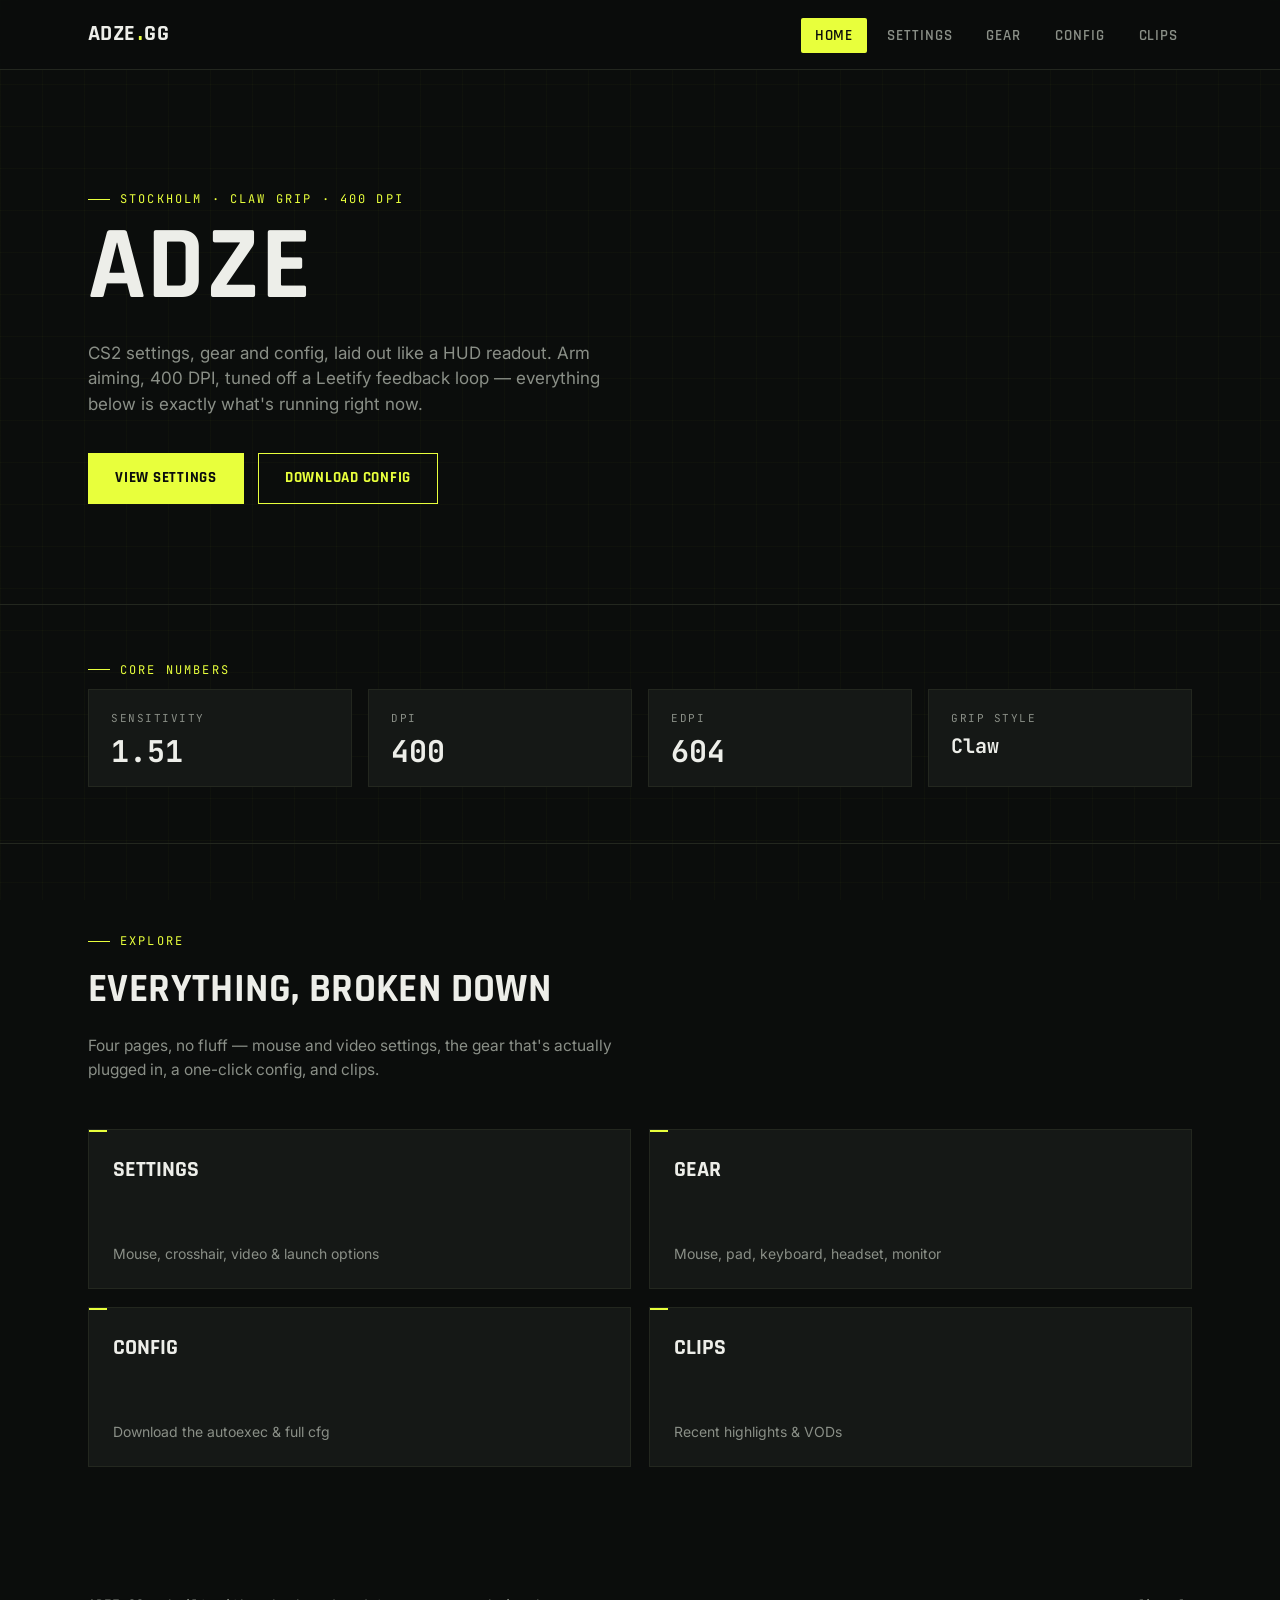
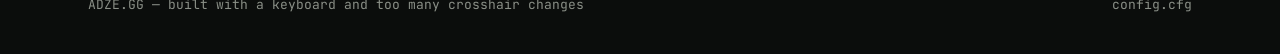
<file: adze-site/adze-site/index.html>
<!DOCTYPE html>
<html lang="en">
<head>
<meta charset="UTF-8">
<meta name="viewport" content="width=device-width, initial-scale=1.0">
<title>ADZE — CS2 Settings &amp; Gear</title>
<meta name="description" content="Adze's CS2 settings, gear, config and clips.">
<link rel="stylesheet" href="css/style.css">
</head>
<body>

<nav class="nav">
  <div class="nav-inner">
    <a href="index.html" class="nav-logo">ADZE<span class="dot">.</span>GG</a>
    <button class="nav-toggle" aria-label="Toggle menu">☰</button>
    <ul class="nav-links">
      <li><a href="index.html">Home</a></li>
      <li><a href="settings.html">Settings</a></li>
      <li><a href="gear.html">Gear</a></li>
      <li><a href="config.html">Config</a></li>
      <li><a href="clips.html">Clips</a></li>
    </ul>
  </div>
</nav>

<main>

  <!-- HERO -->
  <section style="padding-top:120px; padding-bottom:100px; border-bottom:1px solid var(--line);">
    <div class="wrap">
      <p class="eyebrow">Stockholm · Claw Grip · 400 DPI</p>
      <h1 style="font-family:var(--font-display); font-weight:700; font-size:clamp(48px,9vw,104px); line-height:0.95; margin:0 0 24px; text-transform:uppercase; letter-spacing:0.01em;">
        ADZE
      </h1>
      <p style="max-width:520px; color:var(--steel); font-size:17px; margin:0 0 36px;">
        CS2 settings, gear and config, laid out like a HUD readout. Arm aiming, 400 DPI, tuned off a Leetify feedback loop — everything below is exactly what's running right now.
      </p>
      <div style="display:flex; gap:14px; flex-wrap:wrap;">
        <a href="settings.html" class="btn btn-solid">View Settings</a>
        <a href="config.html" class="btn">Download Config</a>
      </div>
    </div>
  </section>

  <!-- QUICK STAT STRIP -->
  <section style="padding:56px 0;">
    <div class="wrap">
      <p class="eyebrow">Core Numbers</p>
      <div class="grid-4">
        <div class="stat">
          <p class="stat-label">Sensitivity</p>
          <p class="stat-value">1.51</p>
        </div>
        <div class="stat">
          <p class="stat-label">DPI</p>
          <p class="stat-value">400</p>
        </div>
        <div class="stat">
          <p class="stat-label">eDPI</p>
          <p class="stat-value">604</p>
        </div>
        <div class="stat">
          <p class="stat-label">Grip Style</p>
          <p class="stat-value" style="font-size:20px;">Claw</p>
        </div>
      </div>
    </div>
  </section>

  <!-- SECTION LINKS -->
  <section>
    <div class="wrap">
      <p class="eyebrow">Explore</p>
      <h2 class="section-title">Everything, broken down</h2>
      <p class="section-sub">Four pages, no fluff — mouse and video settings, the gear that's actually plugged in, a one-click config, and clips.</p>

      <div class="grid-2">
        <a href="settings.html" style="text-decoration:none;">
          <div class="card" style="min-height:160px; display:flex; flex-direction:column; justify-content:space-between;">
            <h3 style="font-family:var(--font-display); text-transform:uppercase; font-size:22px; margin:0;">Settings</h3>
            <p style="color:var(--steel); margin:0; font-size:14px;">Mouse, crosshair, video &amp; launch options</p>
          </div>
        </a>
        <a href="gear.html" style="text-decoration:none;">
          <div class="card" style="min-height:160px; display:flex; flex-direction:column; justify-content:space-between;">
            <h3 style="font-family:var(--font-display); text-transform:uppercase; font-size:22px; margin:0;">Gear</h3>
            <p style="color:var(--steel); margin:0; font-size:14px;">Mouse, pad, keyboard, headset, monitor</p>
          </div>
        </a>
        <a href="config.html" style="text-decoration:none;">
          <div class="card" style="min-height:160px; display:flex; flex-direction:column; justify-content:space-between;">
            <h3 style="font-family:var(--font-display); text-transform:uppercase; font-size:22px; margin:0;">Config</h3>
            <p style="color:var(--steel); margin:0; font-size:14px;">Download the autoexec &amp; full cfg</p>
          </div>
        </a>
        <a href="clips.html" style="text-decoration:none;">
          <div class="card" style="min-height:160px; display:flex; flex-direction:column; justify-content:space-between;">
            <h3 style="font-family:var(--font-display); text-transform:uppercase; font-size:22px; margin:0;">Clips</h3>
            <p style="color:var(--steel); margin:0; font-size:14px;">Recent highlights &amp; VODs</p>
          </div>
        </a>
      </div>
    </div>
  </section>

</main>

<footer>
  <div class="wrap footer-inner">
    <span>ADZE.GG — built with a keyboard and too many crosshair changes</span>
    <span><a href="config.html">config.cfg</a></span>
  </div>
</footer>

<script src="js/main.js"></script>
</body>
</html>
</file>
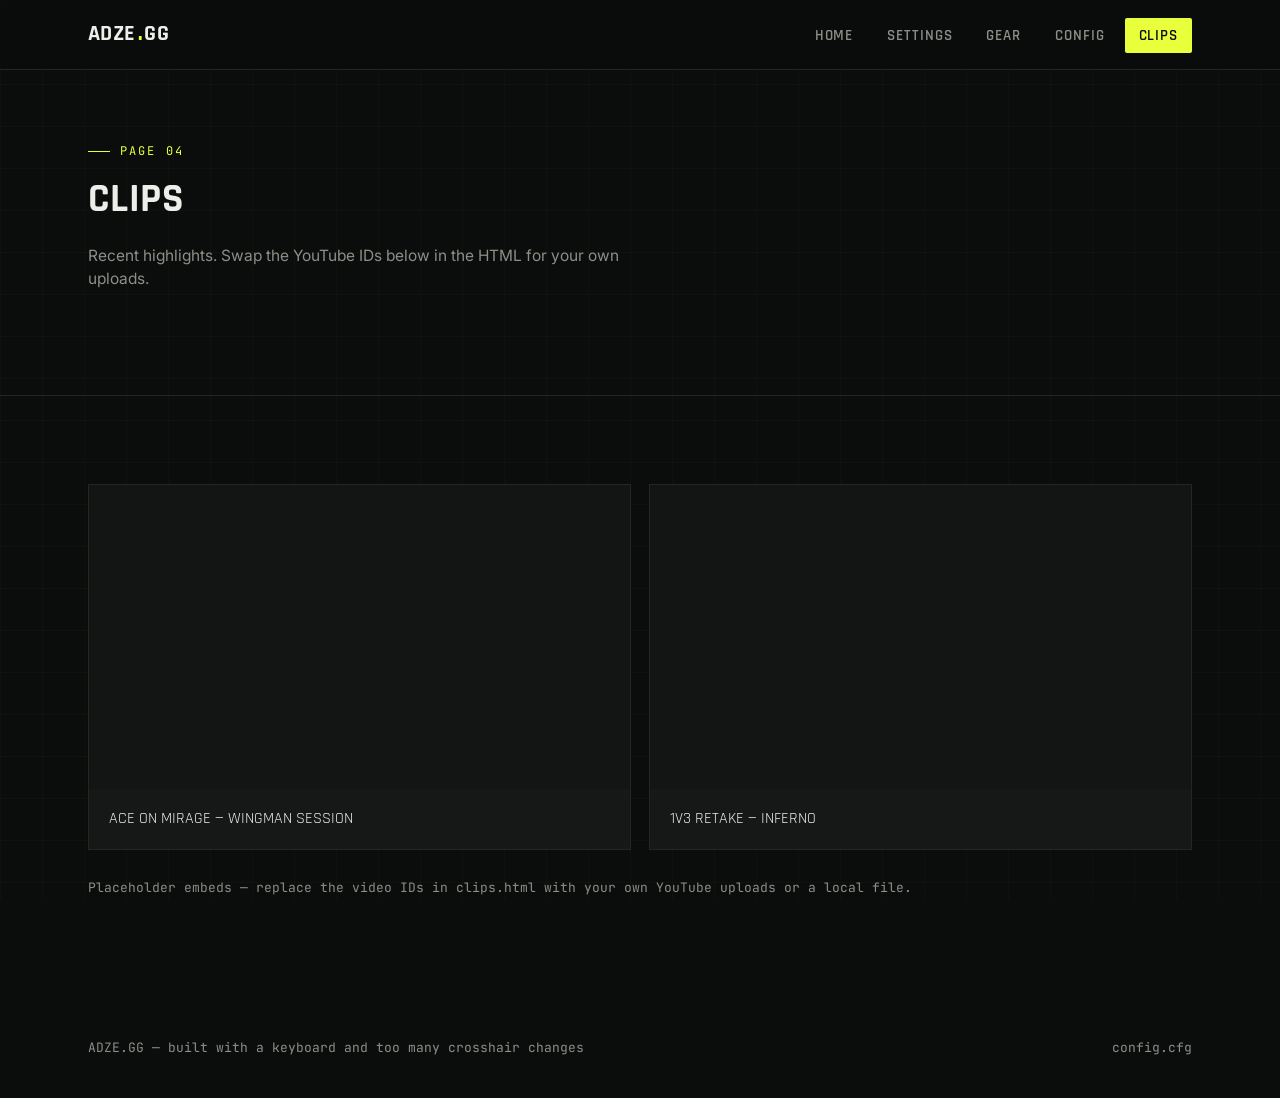
<file: adze-site/adze-site/clips.html>
<!DOCTYPE html>
<html lang="en">
<head>
<meta charset="UTF-8">
<meta name="viewport" content="width=device-width, initial-scale=1.0">
<title>Clips — ADZE.GG</title>
<link rel="stylesheet" href="css/style.css">
</head>
<body>

<nav class="nav">
  <div class="nav-inner">
    <a href="index.html" class="nav-logo">ADZE<span class="dot">.</span>GG</a>
    <button class="nav-toggle" aria-label="Toggle menu">☰</button>
    <ul class="nav-links">
      <li><a href="index.html">Home</a></li>
      <li><a href="settings.html">Settings</a></li>
      <li><a href="gear.html">Gear</a></li>
      <li><a href="config.html">Config</a></li>
      <li><a href="clips.html">Clips</a></li>
    </ul>
  </div>
</nav>

<main>

  <section style="padding-top:72px; padding-bottom:56px;">
    <div class="wrap">
      <p class="eyebrow">Page 04</p>
      <h1 class="section-title">Clips</h1>
      <p class="section-sub">Recent highlights. Swap the YouTube IDs below in the HTML for your own uploads.</p>
    </div>
  </section>

  <section>
    <div class="wrap">
      <div class="grid-2">

        <div class="card" style="padding:0; overflow:hidden;">
          <div style="position:relative; padding-top:56.25%; background:var(--bg-raised);">
            <iframe
              src="https://www.youtube.com/watch?v=d_SEdt-xzbg"
              title="Clip 1"
              style="position:absolute; inset:0; width:100%; height:100%; border:0;"
              allow="accelerometer; autoplay; clipboard-write; encrypted-media; gyroscope; picture-in-picture"
              allowfullscreen
              loading="lazy"></iframe>
          </div>
          <div style="padding:18px 20px;">
            <p style="font-family:var(--font-display); text-transform:uppercase; font-size:16px; margin:0;">Ace on Mirage — Wingman Session</p>
          </div>
        </div>

        <div class="card" style="padding:0; overflow:hidden;">
          <div style="position:relative; padding-top:56.25%; background:var(--bg-raised);">
            <iframe
              src="https://www.youtube.com/watch?v=dQw4w9WgXcQ"
              title="Clip 2"
              style="position:absolute; inset:0; width:100%; height:100%; border:0;"
              allow="accelerometer; autoplay; clipboard-write; encrypted-media; gyroscope; picture-in-picture"
              allowfullscreen
              loading="lazy"></iframe>
          </div>
          <div style="padding:18px 20px;">
            <p style="font-family:var(--font-display); text-transform:uppercase; font-size:16px; margin:0;">1v3 Retake — Inferno</p>
          </div>
        </div>

      </div>

      <p style="color:var(--steel); font-size:13px; font-family:var(--font-mono); margin-top:28px;">
        Placeholder embeds — replace the video IDs in clips.html with your own YouTube uploads or a local file.
      </p>
    </div>
  </section>

</main>

<footer>
  <div class="wrap footer-inner">
    <span>ADZE.GG — built with a keyboard and too many crosshair changes</span>
    <span><a href="config.html">config.cfg</a></span>
  </div>
</footer>

<script src="js/main.js"></script>
</body>
</html>
</file>
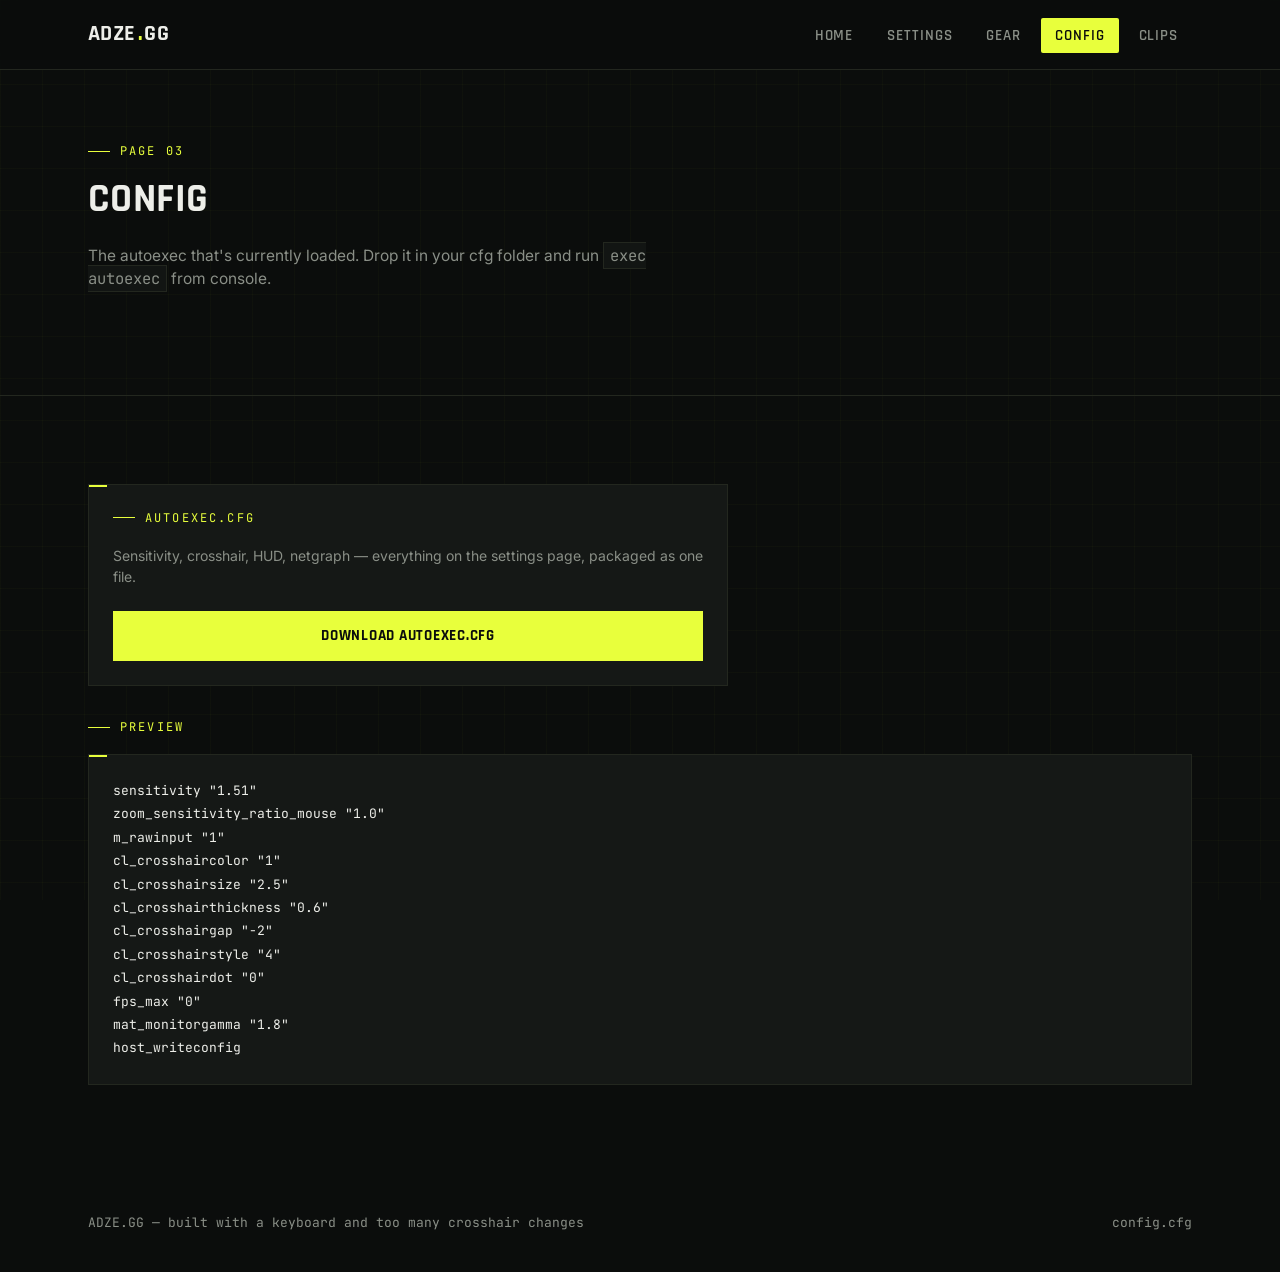
<file: adze-site/adze-site/config.html>
<!DOCTYPE html>
<html lang="en">
<head>
<meta charset="UTF-8">
<meta name="viewport" content="width=device-width, initial-scale=1.0">
<title>Config — ADZE.GG</title>
<link rel="stylesheet" href="css/style.css">
</head>
<body>

<nav class="nav">
  <div class="nav-inner">
    <a href="index.html" class="nav-logo">ADZE<span class="dot">.</span>GG</a>
    <button class="nav-toggle" aria-label="Toggle menu">☰</button>
    <ul class="nav-links">
      <li><a href="index.html">Home</a></li>
      <li><a href="settings.html">Settings</a></li>
      <li><a href="gear.html">Gear</a></li>
      <li><a href="config.html">Config</a></li>
      <li><a href="clips.html">Clips</a></li>
    </ul>
  </div>
</nav>

<main>

  <section style="padding-top:72px; padding-bottom:56px;">
    <div class="wrap">
      <p class="eyebrow">Page 03</p>
      <h1 class="section-title">Config</h1>
      <p class="section-sub">The autoexec that's currently loaded. Drop it in your cfg folder and run <code style="font-family:var(--font-mono); background:var(--bg-raised); padding:2px 6px; border:1px solid var(--line);">exec autoexec</code> from console.</p>
    </div>
  </section>

  <section>
    <div class="wrap">
      <div class="card" style="max-width:640px;">
        <p class="eyebrow" style="margin-bottom:18px;">autoexec.cfg</p>
        <p style="color:var(--steel); font-size:14px; margin:0 0 24px;">Sensitivity, crosshair, HUD, netgraph — everything on the settings page, packaged as one file.</p>
        <a href="assets/autoexec.cfg" download class="btn btn-solid" style="width:100%; justify-content:center;">Download autoexec.cfg</a>
      </div>

      <div style="margin-top:32px;">
        <p class="eyebrow" style="margin-bottom:18px;">Preview</p>
        <div class="card">
          <pre style="margin:0; font-family:var(--font-mono); font-size:13px; color:var(--off-white); overflow-x:auto; line-height:1.8;">sensitivity "1.51"
zoom_sensitivity_ratio_mouse "1.0"
m_rawinput "1"
cl_crosshaircolor "1"
cl_crosshairsize "2.5"
cl_crosshairthickness "0.6"
cl_crosshairgap "-2"
cl_crosshairstyle "4"
cl_crosshairdot "0"
fps_max "0"
mat_monitorgamma "1.8"
host_writeconfig</pre>
        </div>
      </div>
    </div>
  </section>

</main>

<footer>
  <div class="wrap footer-inner">
    <span>ADZE.GG — built with a keyboard and too many crosshair changes</span>
    <span><a href="config.html">config.cfg</a></span>
  </div>
</footer>

<script src="js/main.js"></script>
</body>
</html>
</file>
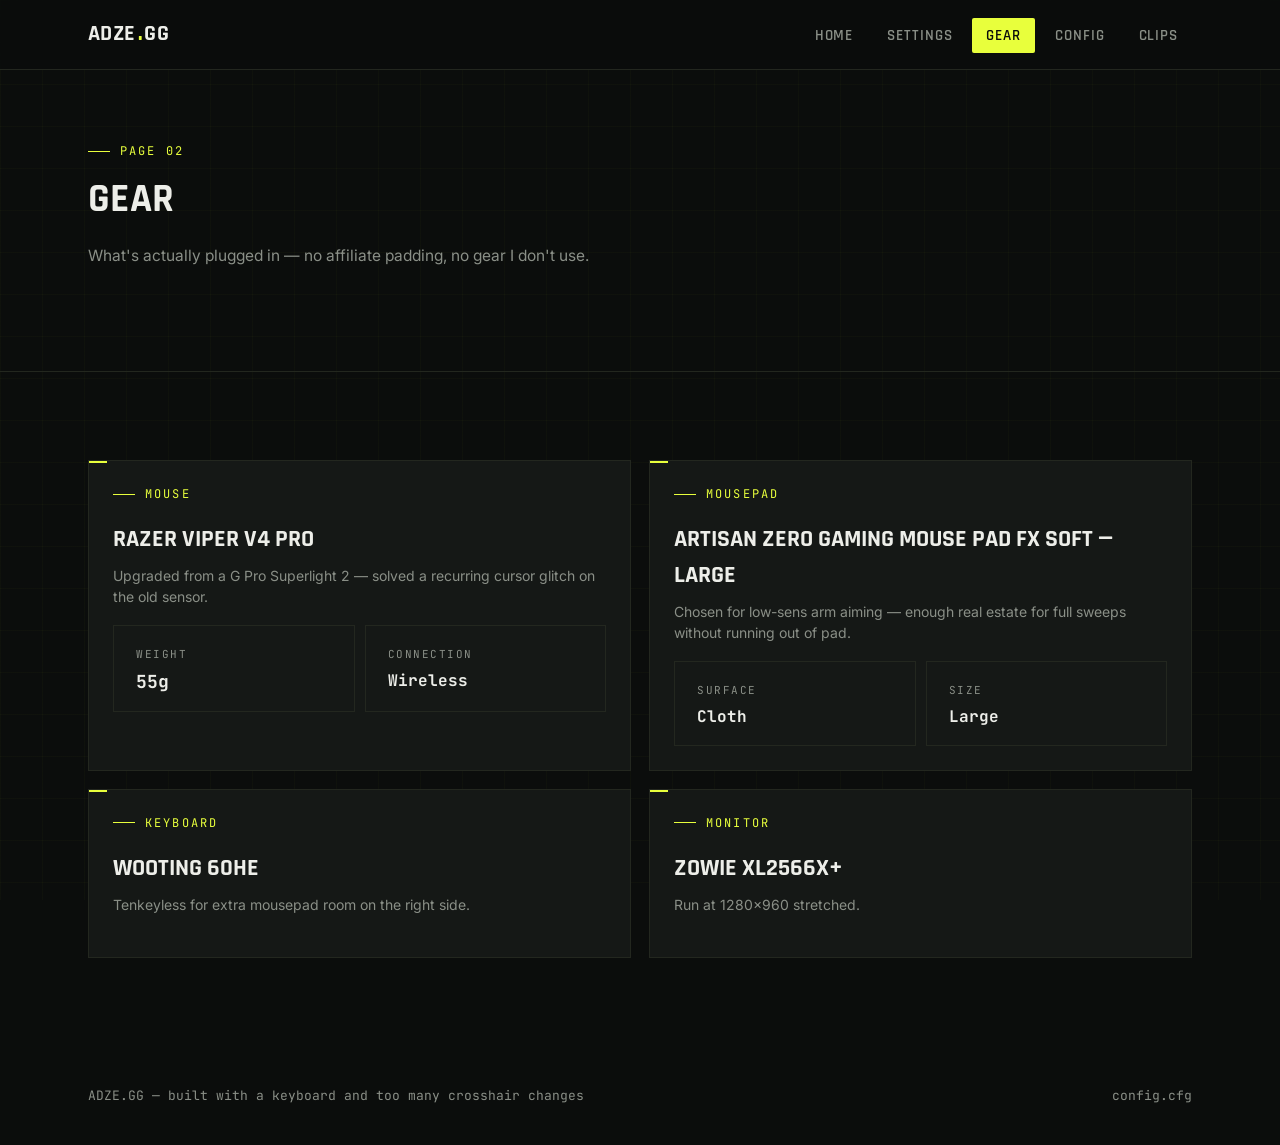
<file: adze-site/adze-site/gear.html>
<!DOCTYPE html>
<html lang="en">
<head>
<meta charset="UTF-8">
<meta name="viewport" content="width=device-width, initial-scale=1.0">
<title>Gear — ADZE.GG</title>
<link rel="stylesheet" href="css/style.css">
</head>
<body>

<nav class="nav">
  <div class="nav-inner">
    <a href="index.html" class="nav-logo">ADZE<span class="dot">.</span>GG</a>
    <button class="nav-toggle" aria-label="Toggle menu">☰</button>
    <ul class="nav-links">
      <li><a href="index.html">Home</a></li>
      <li><a href="settings.html">Settings</a></li>
      <li><a href="gear.html">Gear</a></li>
      <li><a href="config.html">Config</a></li>
      <li><a href="clips.html">Clips</a></li>
    </ul>
  </div>
</nav>

<main>

  <section style="padding-top:72px; padding-bottom:56px;">
    <div class="wrap">
      <p class="eyebrow">Page 02</p>
      <h1 class="section-title">Gear</h1>
      <p class="section-sub">What's actually plugged in — no affiliate padding, no gear I don't use.</p>
    </div>
  </section>

  <section>
    <div class="wrap">
      <div class="grid-2">

        <div class="card">
          <p class="eyebrow" style="margin-bottom:18px;">Mouse</p>
          <h3 style="font-family:var(--font-display); font-size:24px; text-transform:uppercase; margin:0 0 8px;">Razer Viper V4 Pro</h3>
          <p style="color:var(--steel); font-size:14px; margin:0 0 18px;">Upgraded from a G Pro Superlight 2 — solved a recurring cursor glitch on the old sensor.</p>
          <div class="grid-2" style="gap:10px;">
            <div class="stat"><p class="stat-label">Weight</p><p class="stat-value" style="font-size:18px;">55g</p></div>
            <div class="stat"><p class="stat-label">Connection</p><p class="stat-value" style="font-size:16px;">Wireless</p></div>
          </div>
        </div>

        <div class="card">
          <p class="eyebrow" style="margin-bottom:18px;">Mousepad</p>
          <h3 style="font-family:var(--font-display); font-size:24px; text-transform:uppercase; margin:0 0 8px;">Artisan zero gaming mouse pad fx soft — Large</h3>
          <p style="color:var(--steel); font-size:14px; margin:0 0 18px;">Chosen for low-sens arm aiming — enough real estate for full sweeps without running out of pad.</p>
          <div class="grid-2" style="gap:10px;">
            <div class="stat"><p class="stat-label">Surface</p><p class="stat-value" style="font-size:16px;">Cloth</p></div>
            <div class="stat"><p class="stat-label">Size</p><p class="stat-value" style="font-size:16px;">Large</p></div>
          </div>
        </div>

        <div class="card">
          <p class="eyebrow" style="margin-bottom:18px;">Keyboard</p>
          <h3 style="font-family:var(--font-display); font-size:24px; text-transform:uppercase; margin:0 0 8px;">Wooting 60he</h3>
          <p style="color:var(--steel); font-size:14px; margin:0 0 18px;">Tenkeyless for extra mousepad room on the right side.</p>
        </div>

        <div class="card">
          <p class="eyebrow" style="margin-bottom:18px;">Monitor</p>
          <h3 style="font-family:var(--font-display); font-size:24px; text-transform:uppercase; margin:0 0 8px;">Zowie xl2566x+</h3>
          <p style="color:var(--steel); font-size:14px; margin:0 0 18px;">Run at 1280×960 stretched.</p>
        </div>

      </div>
    </div>
  </section>

</main>

<footer>
  <div class="wrap footer-inner">
    <span>ADZE.GG — built with a keyboard and too many crosshair changes</span>
    <span><a href="config.html">config.cfg</a></span>
  </div>
</footer>

<script src="js/main.js"></script>
</body>
</html>
</file>
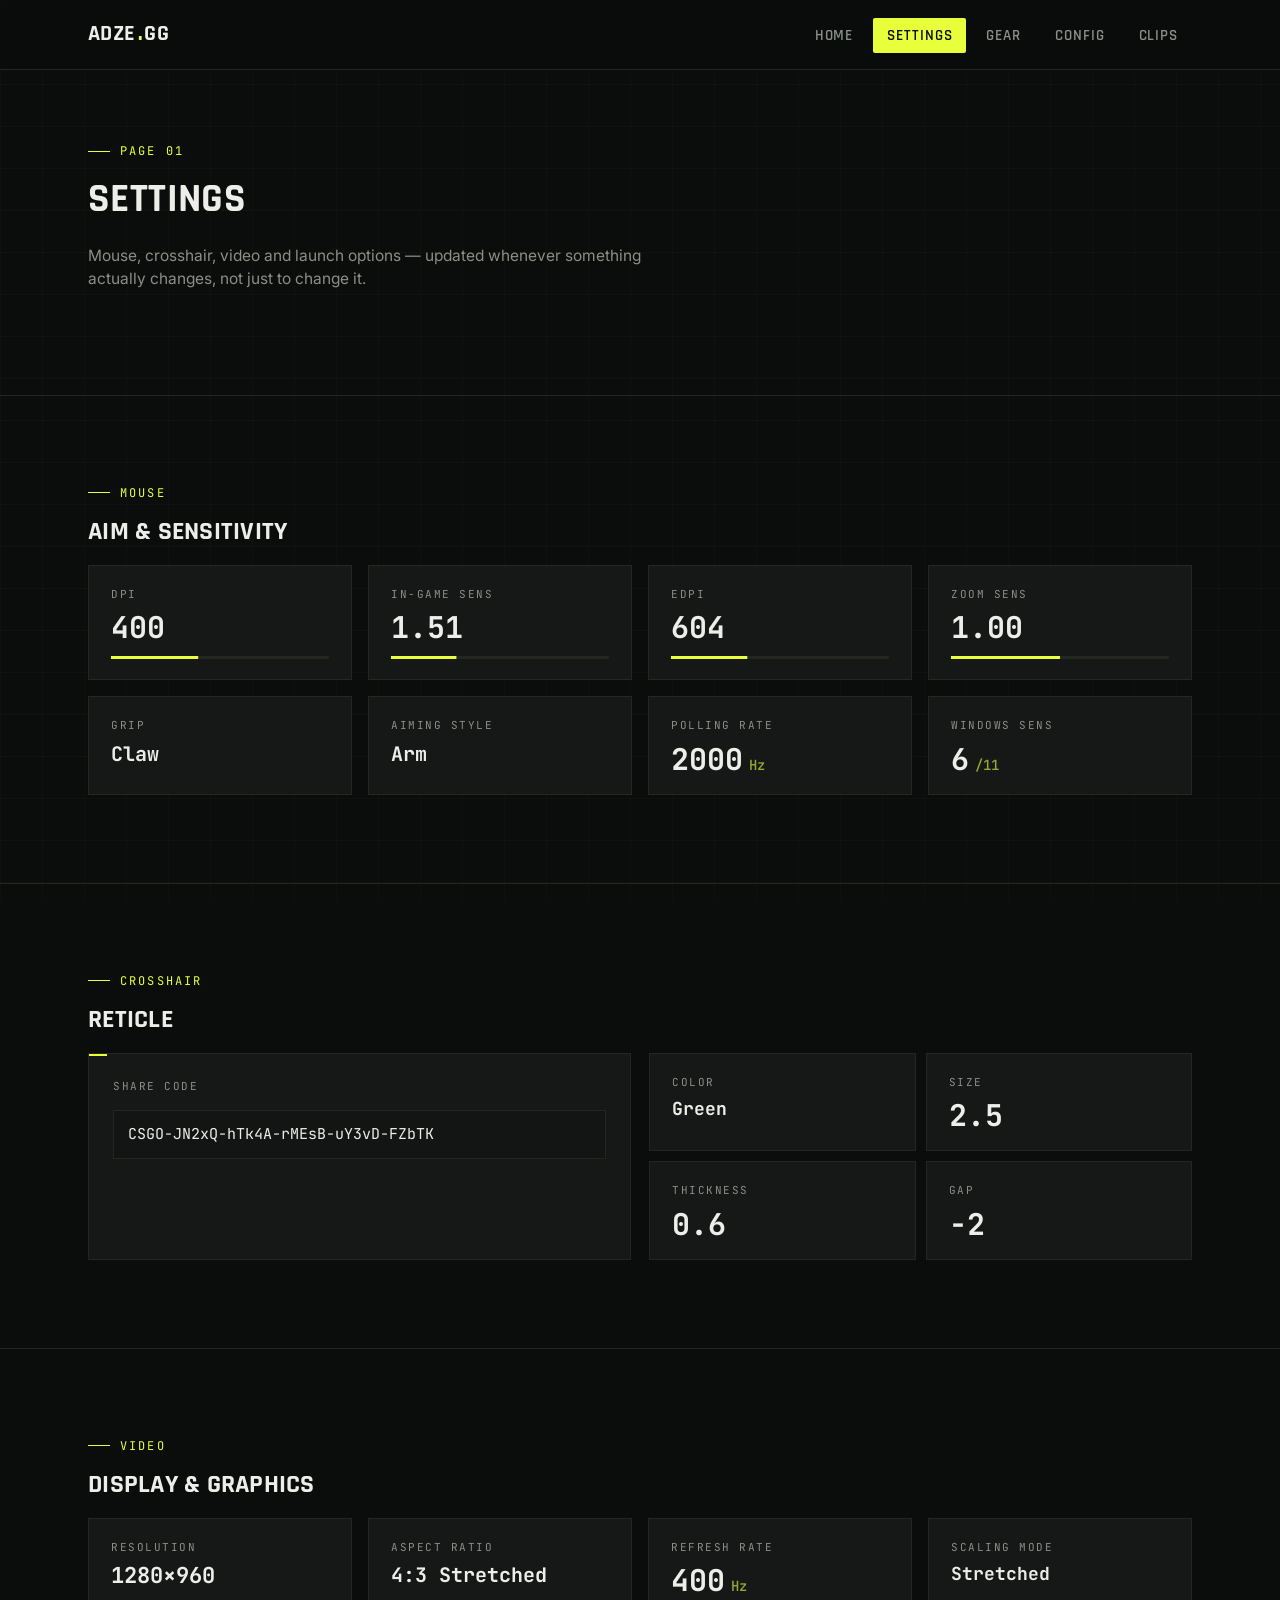
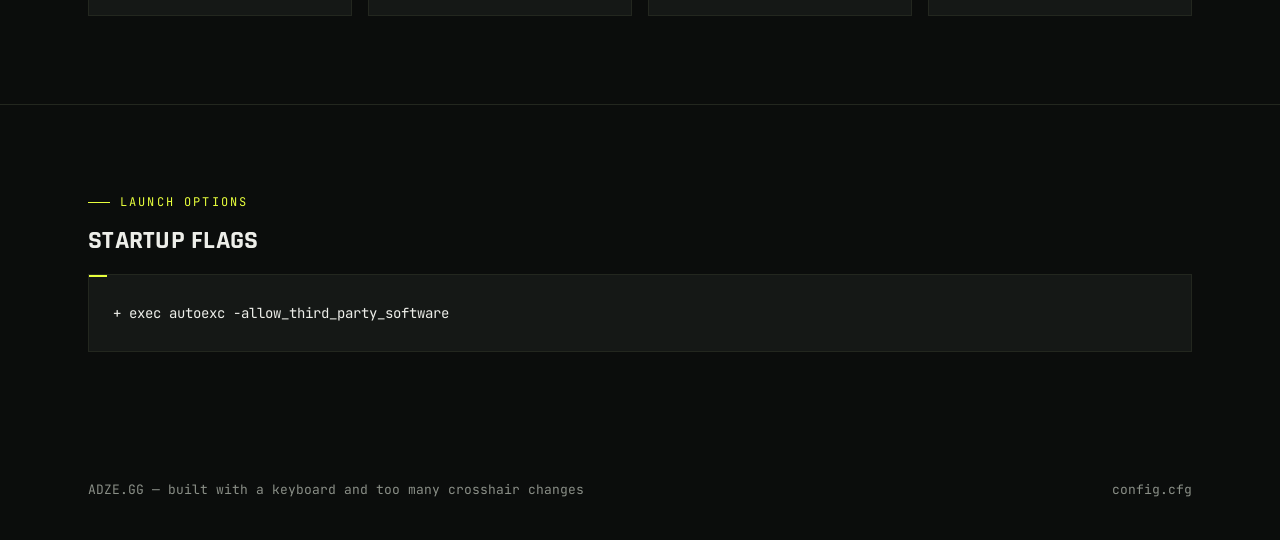
<file: adze-site/adze-site/settings.html>
<!DOCTYPE html>
<html lang="en">
<head>
<meta charset="UTF-8">
<meta name="viewport" content="width=device-width, initial-scale=1.0">
<title>Settings — ADZE.GG</title>
<link rel="stylesheet" href="css/style.css">
</head>
<body>

<nav class="nav">
  <div class="nav-inner">
    <a href="index.html" class="nav-logo">ADZE<span class="dot">.</span>GG</a>
    <button class="nav-toggle" aria-label="Toggle menu">☰</button>
    <ul class="nav-links">
      <li><a href="index.html">Home</a></li>
      <li><a href="settings.html">Settings</a></li>
      <li><a href="gear.html">Gear</a></li>
      <li><a href="config.html">Config</a></li>
      <li><a href="clips.html">Clips</a></li>
    </ul>
  </div>
</nav>

<main>

  <section style="padding-top:72px; padding-bottom:56px;">
    <div class="wrap">
      <p class="eyebrow">Page 01</p>
      <h1 class="section-title">Settings</h1>
      <p class="section-sub">Mouse, crosshair, video and launch options — updated whenever something actually changes, not just to change it.</p>
    </div>
  </section>

  <!-- MOUSE -->
  <section>
    <div class="wrap">
      <p class="eyebrow">Mouse</p>
      <h2 class="section-title" style="font-size:26px;">Aim &amp; Sensitivity</h2>
      <div class="grid-4" style="margin-bottom:16px;">
        <div class="stat">
          <p class="stat-label">DPI</p>
          <p class="stat-value">400</p>
          <div class="stat-bar"><span data-fill="0.4"></span></div>
        </div>
        <div class="stat">
          <p class="stat-label">In-game Sens</p>
          <p class="stat-value">1.51</p>
          <div class="stat-bar"><span data-fill="0.3"></span></div>
        </div>
        <div class="stat">
          <p class="stat-label">eDPI</p>
          <p class="stat-value">604</p>
          <div class="stat-bar"><span data-fill="0.35"></span></div>
        </div>
        <div class="stat">
          <p class="stat-label">Zoom Sens</p>
          <p class="stat-value">1.00</p>
          <div class="stat-bar"><span data-fill="0.5"></span></div>
        </div>
      </div>
      <div class="grid-4">
        <div class="stat">
          <p class="stat-label">Grip</p>
          <p class="stat-value" style="font-size:20px;">Claw</p>
        </div>
        <div class="stat">
          <p class="stat-label">Aiming Style</p>
          <p class="stat-value" style="font-size:20px;">Arm</p>
        </div>
        <div class="stat">
          <p class="stat-label">Polling Rate</p>
          <p class="stat-value">2000<span class="unit">Hz</span></p>
        </div>
        <div class="stat">
          <p class="stat-label">Windows Sens</p>
          <p class="stat-value">6<span class="unit">/11</span></p>
        </div>
      </div>
    </div>
  </section>

  <!-- CROSSHAIR -->
  <section>
    <div class="wrap">
      <p class="eyebrow">Crosshair</p>
      <h2 class="section-title" style="font-size:26px;">Reticle</h2>
      <div class="grid-2">
        <div class="card">
          <p class="stat-label" style="margin-bottom:16px;">Share Code</p>
          <p style="font-family:var(--font-mono); font-size:15px; background:var(--bg-raised); border:1px solid var(--line); padding:12px 14px; word-break:break-all; margin:0;">
            CSGO-JN2xQ-hTk4A-rMEsB-uY3vD-FZbTK
          </p>
        </div>
        <div class="grid-2" style="gap:10px;">
          <div class="stat"><p class="stat-label">Color</p><p class="stat-value" style="font-size:18px;">Green</p></div>
          <div class="stat"><p class="stat-label">Size</p><p class="stat-value">2.5</p></div>
          <div class="stat"><p class="stat-label">Thickness</p><p class="stat-value">0.6</p></div>
          <div class="stat"><p class="stat-label">Gap</p><p class="stat-value">-2</p></div>
        </div>
      </div>
    </div>
  </section>

  <!-- VIDEO -->
  <section>
    <div class="wrap">
      <p class="eyebrow">Video</p>
      <h2 class="section-title" style="font-size:26px;">Display &amp; Graphics</h2>
      <div class="grid-4">
        <div class="stat"><p class="stat-label">Resolution</p><p class="stat-value" style="font-size:22px;">1280×960</p></div>
        <div class="stat"><p class="stat-label">Aspect Ratio</p><p class="stat-value" style="font-size:20px;">4:3 Stretched</p></div>
        <div class="stat"><p class="stat-label">Refresh Rate</p><p class="stat-value">400<span class="unit">Hz</span></p></div>
        <div class="stat"><p class="stat-label">Scaling Mode</p><p class="stat-value" style="font-size:18px;">Stretched</p></div>
      </div>
    </div>
  </section>

  <!-- LAUNCH OPTIONS -->
  <section>
    <div class="wrap">
      <p class="eyebrow">Launch Options</p>
      <h2 class="section-title" style="font-size:26px;">Startup Flags</h2>
      <div class="card">
        <p style="font-family:var(--font-mono); font-size:14px; color:var(--off-white); line-height:2; margin:0; word-break:break-word;">
          + exec autoexc -allow_third_party_software
        </p>
      </div>
    </div>
  </section>

</main>

<footer>
  <div class="wrap footer-inner">
    <span>ADZE.GG — built with a keyboard and too many crosshair changes</span>
    <span><a href="config.html">config.cfg</a></span>
  </div>
</footer>

<script src="js/main.js"></script>
</body>
</html>
</file>
<file: adze-site/adze-site/css/style.css>
/* ============================================
   ADZE.GG — Design tokens
   ============================================ */

@import url('https://fonts.googleapis.com/css2?family=Rajdhani:wght@500;600;700&family=JetBrains+Mono:wght@400;500;700&family=Inter:wght@400;500;600&display=swap');

:root {
  --bg: #0b0d0c;
  --bg-raised: #121513;
  --bg-card: #151816;
  --line: #23271f;
  --signal: #e8ff3c;
  --signal-dim: #9aa832;
  --steel: #8a8f87;
  --off-white: #edeee9;
  --danger: #ff4c4c;

  --font-display: 'Rajdhani', sans-serif;
  --font-mono: 'JetBrains Mono', monospace;
  --font-body: 'Inter', sans-serif;

  --max-w: 1160px;
}

* { box-sizing: border-box; }

html { scroll-behavior: smooth; }

@media (prefers-reduced-motion: reduce) {
  html { scroll-behavior: auto; }
  *, *::before, *::after { animation-duration: 0.01ms !important; animation-iteration-count: 1 !important; transition-duration: 0.01ms !important; }
}

body {
  margin: 0;
  background: var(--bg);
  color: var(--off-white);
  font-family: var(--font-body);
  line-height: 1.5;
  -webkit-font-smoothing: antialiased;
}

a { color: inherit; }

.wrap {
  max-width: var(--max-w);
  margin: 0 auto;
  padding: 0 28px;
}

/* Background grid texture */
body::before {
  content: '';
  position: fixed;
  inset: 0;
  pointer-events: none;
  background-image:
    linear-gradient(rgba(232,255,60,0.025) 1px, transparent 1px),
    linear-gradient(90deg, rgba(232,255,60,0.025) 1px, transparent 1px);
  background-size: 42px 42px;
  z-index: 0;
}

/* ============================================
   Nav
   ============================================ */
.nav {
  position: sticky;
  top: 0;
  z-index: 50;
  background: rgba(11,13,12,0.88);
  backdrop-filter: blur(10px);
  border-bottom: 1px solid var(--line);
}

.nav-inner {
  display: flex;
  align-items: center;
  justify-content: space-between;
  padding: 18px 28px;
  max-width: var(--max-w);
  margin: 0 auto;
}

.nav-logo {
  font-family: var(--font-display);
  font-weight: 700;
  font-size: 22px;
  letter-spacing: 0.02em;
  text-decoration: none;
  color: var(--off-white);
  display: flex;
  align-items: baseline;
  gap: 2px;
}
.nav-logo .dot { color: var(--signal); }

.nav-links {
  display: flex;
  gap: 6px;
  list-style: none;
  margin: 0;
  padding: 0;
}

.nav-links a {
  text-decoration: none;
  font-family: var(--font-display);
  font-weight: 600;
  font-size: 15px;
  letter-spacing: 0.06em;
  text-transform: uppercase;
  color: var(--steel);
  padding: 8px 14px;
  border-radius: 2px;
  transition: color 0.15s ease, background 0.15s ease;
}
.nav-links a:hover { color: var(--off-white); background: var(--bg-raised); }
.nav-links a.active { color: var(--bg); background: var(--signal); }

.nav-toggle {
  display: none;
  background: none;
  border: 1px solid var(--line);
  color: var(--off-white);
  padding: 8px 10px;
  font-size: 18px;
  cursor: pointer;
}

@media (max-width: 720px) {
  .nav-toggle { display: block; }
  .nav-links {
    position: absolute;
    top: 100%;
    left: 0;
    right: 0;
    flex-direction: column;
    background: var(--bg-raised);
    border-bottom: 1px solid var(--line);
    padding: 8px;
    display: none;
  }
  .nav-links.open { display: flex; }
  .nav-links a { padding: 12px 14px; }
}

/* ============================================
   Section scaffolding
   ============================================ */
main { position: relative; z-index: 1; }

section { padding: 88px 0; border-bottom: 1px solid var(--line); }
section:last-of-type { border-bottom: none; }

.eyebrow {
  font-family: var(--font-mono);
  font-size: 12px;
  letter-spacing: 0.18em;
  text-transform: uppercase;
  color: var(--signal);
  margin: 0 0 10px;
  display: flex;
  align-items: center;
  gap: 10px;
}
.eyebrow::before {
  content: '';
  width: 22px;
  height: 1px;
  background: var(--signal);
}

.section-title {
  font-family: var(--font-display);
  font-weight: 700;
  font-size: clamp(28px, 4vw, 40px);
  letter-spacing: 0.01em;
  margin: 0 0 14px;
  text-transform: uppercase;
}

.section-sub {
  color: var(--steel);
  max-width: 560px;
  margin: 0 0 48px;
  font-size: 15.5px;
}

/* ============================================
   Buttons
   ============================================ */
.btn {
  display: inline-flex;
  align-items: center;
  gap: 8px;
  font-family: var(--font-display);
  font-weight: 700;
  font-size: 15px;
  letter-spacing: 0.05em;
  text-transform: uppercase;
  text-decoration: none;
  padding: 13px 26px;
  border: 1px solid var(--signal);
  color: var(--signal);
  background: transparent;
  cursor: pointer;
  transition: background 0.15s ease, color 0.15s ease, transform 0.1s ease;
}
.btn:hover { background: var(--signal); color: var(--bg); }
.btn:active { transform: scale(0.98); }

.btn-solid {
  background: var(--signal);
  color: var(--bg);
}
.btn-solid:hover { background: var(--off-white); border-color: var(--off-white); }

/* ============================================
   Cards
   ============================================ */
.card {
  background: var(--bg-card);
  border: 1px solid var(--line);
  padding: 24px;
  position: relative;
}

.card::before {
  content: '';
  position: absolute;
  top: 0; left: 0;
  width: 18px; height: 2px;
  background: var(--signal);
}

/* ============================================
   Stat readout (HUD-style) — signature element
   ============================================ */
.stat {
  border: 1px solid var(--line);
  background: var(--bg-card);
  padding: 20px 22px;
  position: relative;
  overflow: hidden;
}

.stat-label {
  font-family: var(--font-mono);
  font-size: 11px;
  letter-spacing: 0.14em;
  text-transform: uppercase;
  color: var(--steel);
  margin: 0 0 10px;
}

.stat-value {
  font-family: var(--font-mono);
  font-weight: 700;
  font-size: clamp(22px, 3vw, 30px);
  color: var(--off-white);
  margin: 0;
  line-height: 1;
}

.stat-value .unit {
  font-size: 14px;
  color: var(--signal-dim);
  font-weight: 500;
  margin-left: 6px;
}

.stat-bar {
  margin-top: 14px;
  height: 3px;
  background: var(--line);
  position: relative;
}
.stat-bar span {
  position: absolute;
  inset: 0;
  background: var(--signal);
  transform-origin: left;
}

/* ============================================
   Footer
   ============================================ */
footer {
  padding: 40px 0;
  color: var(--steel);
  font-size: 13px;
  font-family: var(--font-mono);
}
.footer-inner {
  display: flex;
  justify-content: space-between;
  align-items: center;
  flex-wrap: wrap;
  gap: 12px;
}
footer a { color: var(--steel); text-decoration: none; }
footer a:hover { color: var(--signal); }

/* ============================================
   Crosshair cursor motif
   ============================================ */
.reticle {
  position: fixed;
  width: 22px;
  height: 22px;
  pointer-events: none;
  z-index: 999;
  transform: translate(-50%, -50%);
  opacity: 0;
  transition: opacity 0.2s ease;
  mix-blend-mode: difference;
}
.reticle.on { opacity: 1; }
.reticle::before, .reticle::after {
  content: '';
  position: absolute;
  background: var(--off-white);
}
.reticle::before { left: 50%; top: 0; width: 1px; height: 100%; transform: translateX(-50%); }
.reticle::after { top: 50%; left: 0; height: 1px; width: 100%; transform: translateY(-50%); }

@media (max-width: 720px) {
  .reticle { display: none; }
}

/* ============================================
   Utility
   ============================================ */
.grid-2 { display: grid; grid-template-columns: 1fr 1fr; gap: 18px; }
.grid-3 { display: grid; grid-template-columns: repeat(3, 1fr); gap: 18px; }
.grid-4 { display: grid; grid-template-columns: repeat(4, 1fr); gap: 16px; }

@media (max-width: 860px) {
  .grid-3 { grid-template-columns: 1fr 1fr; }
  .grid-4 { grid-template-columns: 1fr 1fr; }
}
@media (max-width: 560px) {
  .grid-2, .grid-3, .grid-4 { grid-template-columns: 1fr; }
  section { padding: 60px 0; }
}

:focus-visible {
  outline: 2px solid var(--signal);
  outline-offset: 2px;
}
</file>
